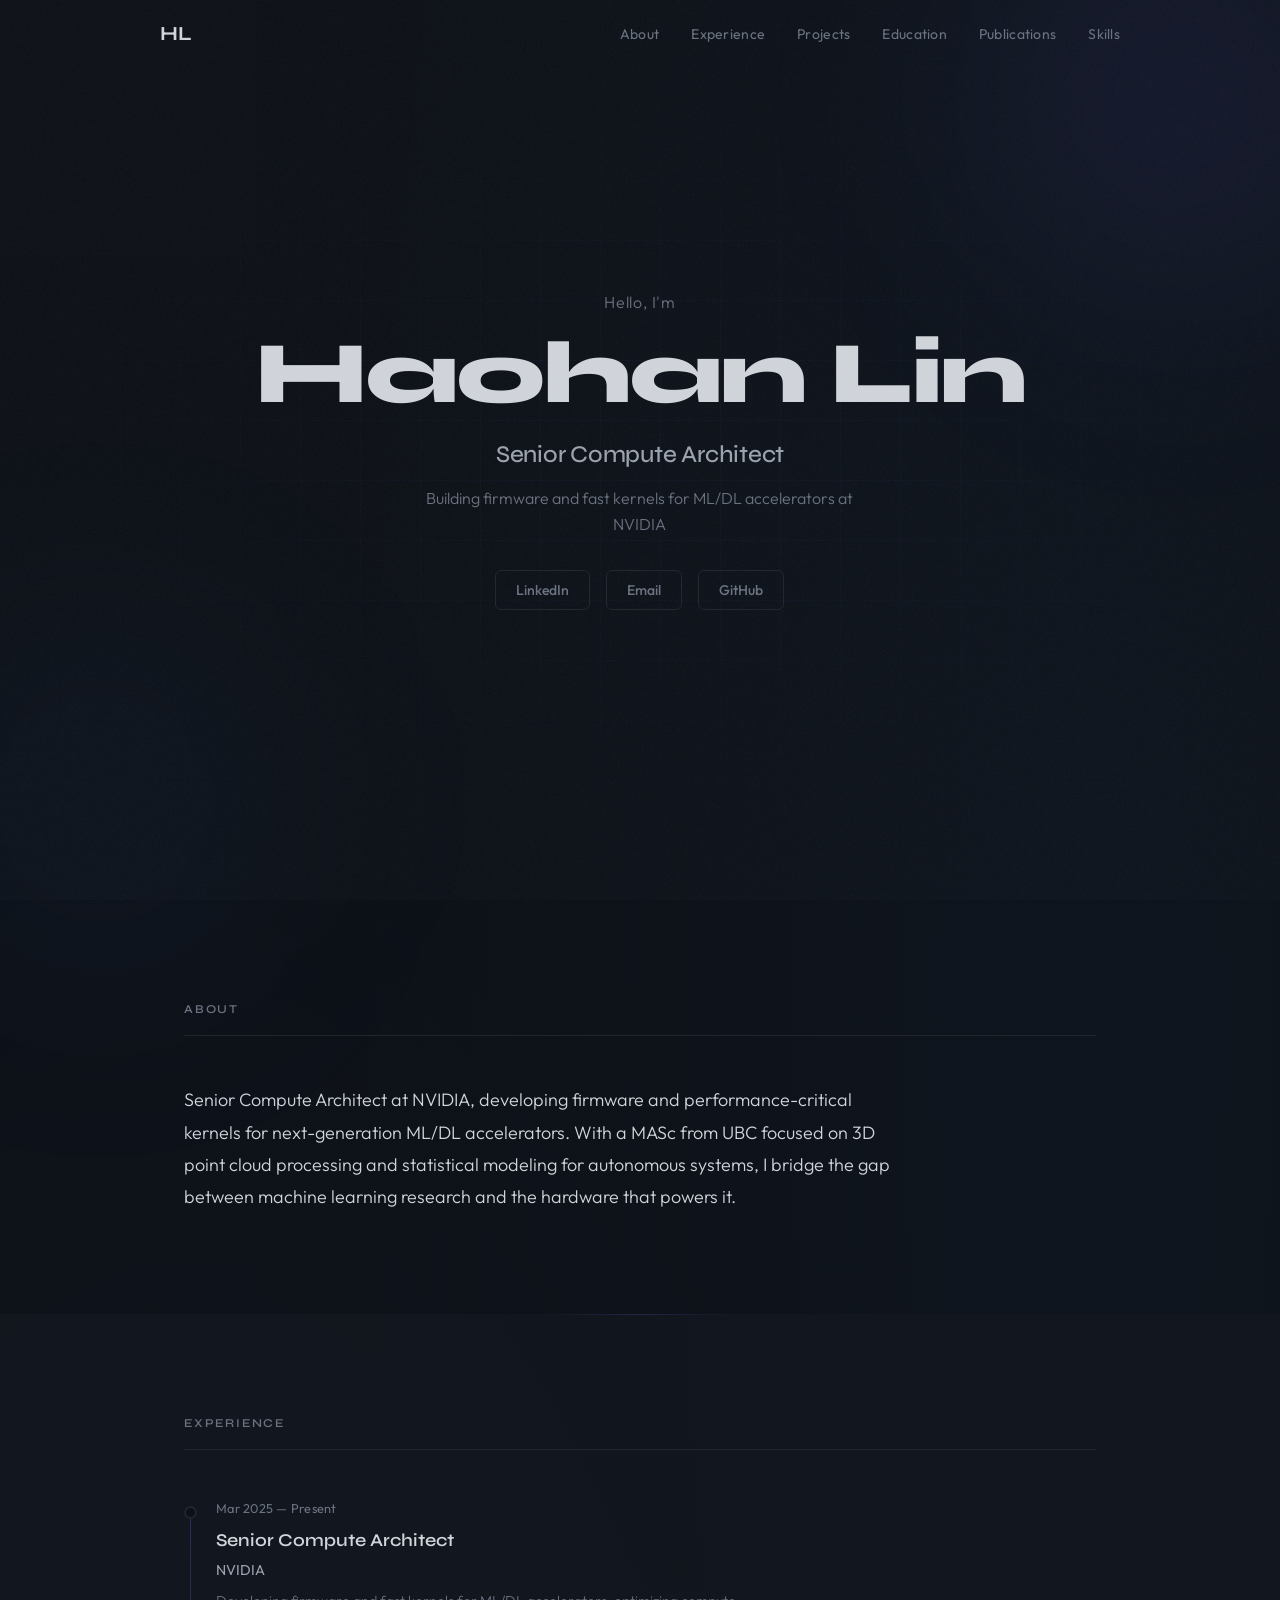
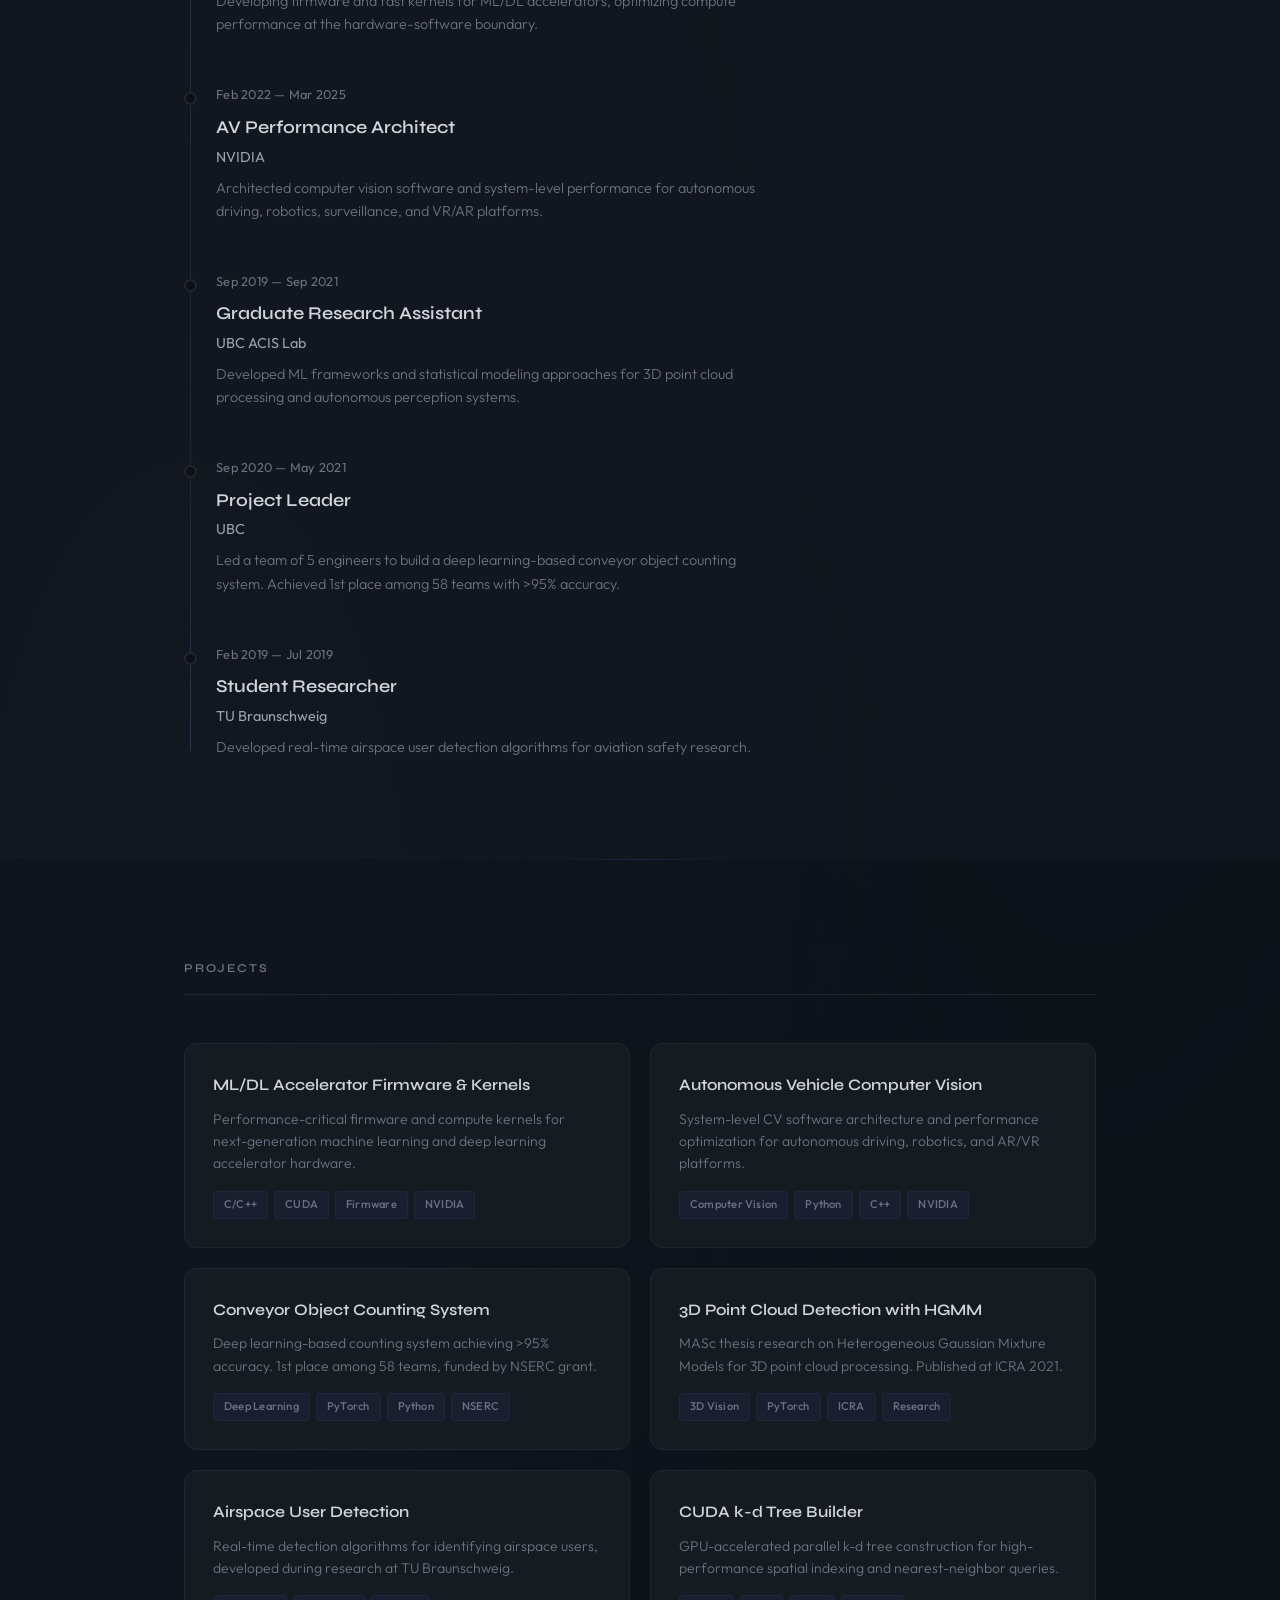
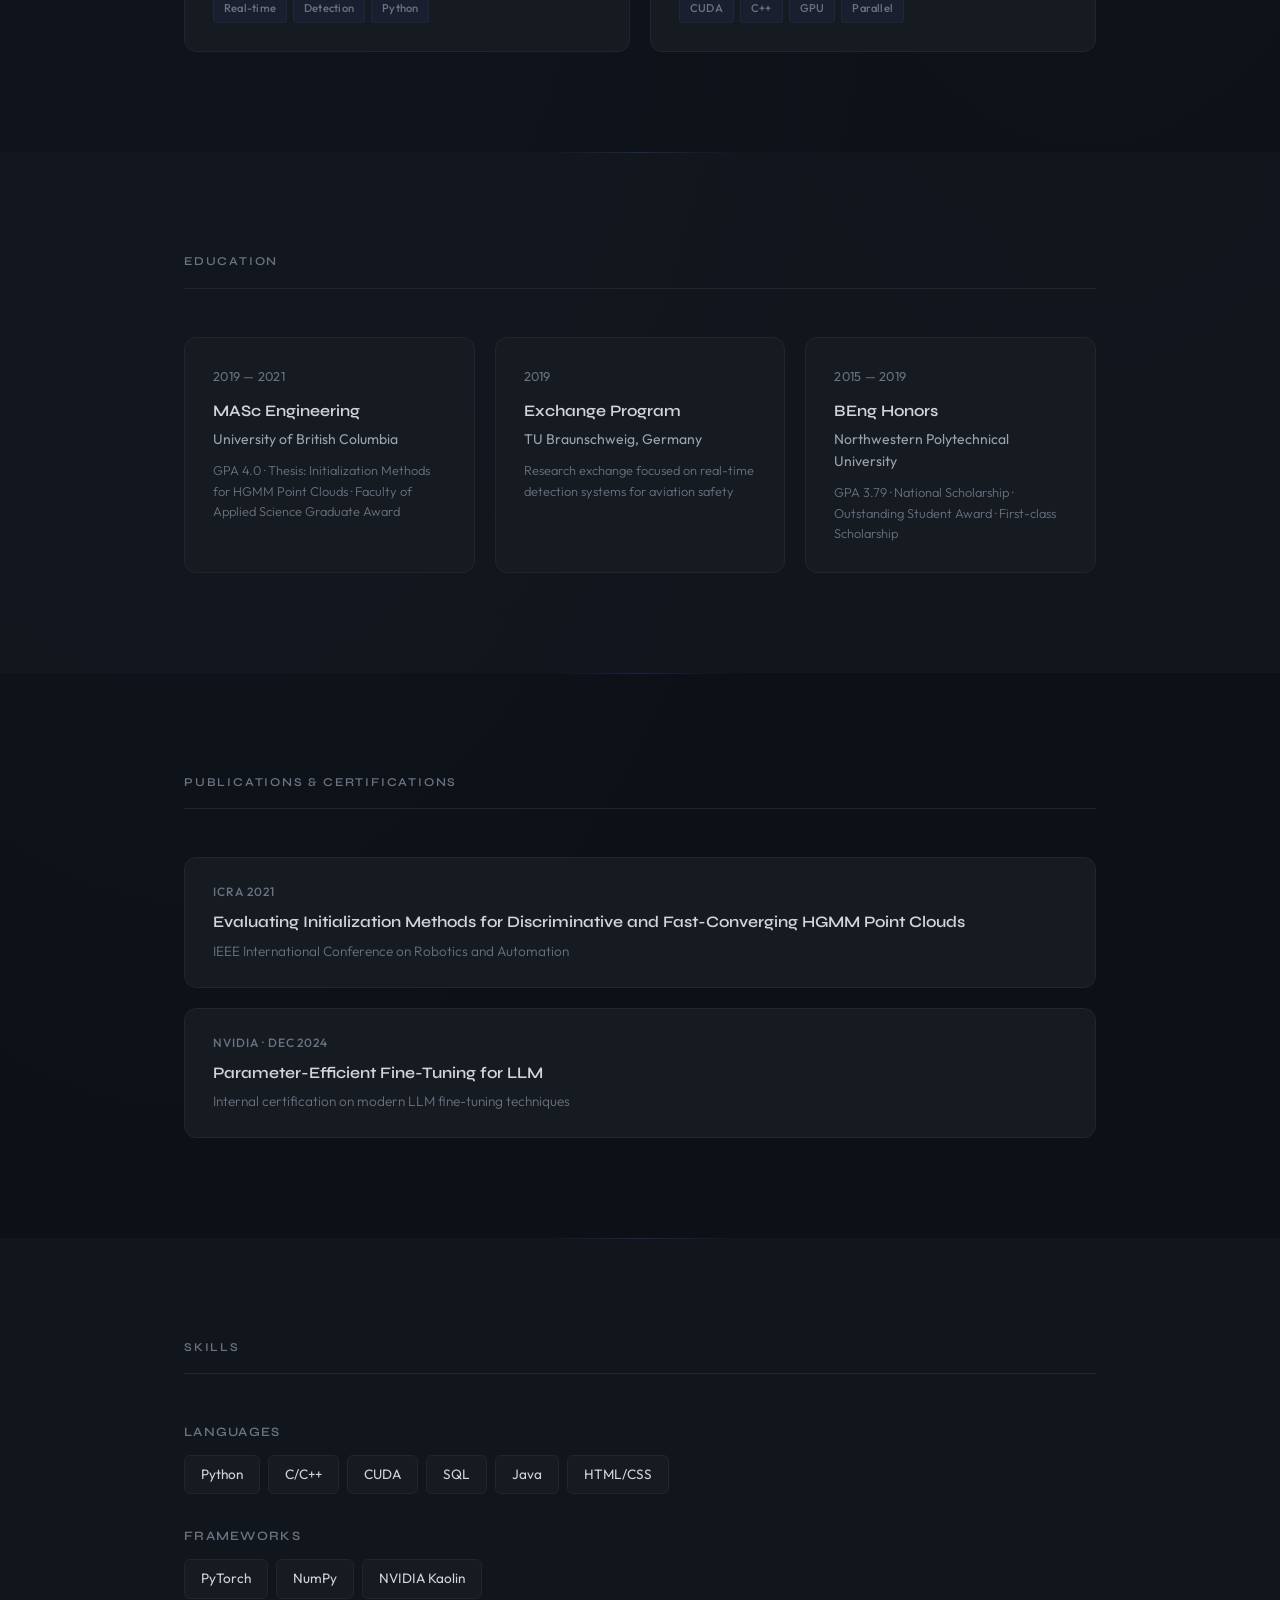
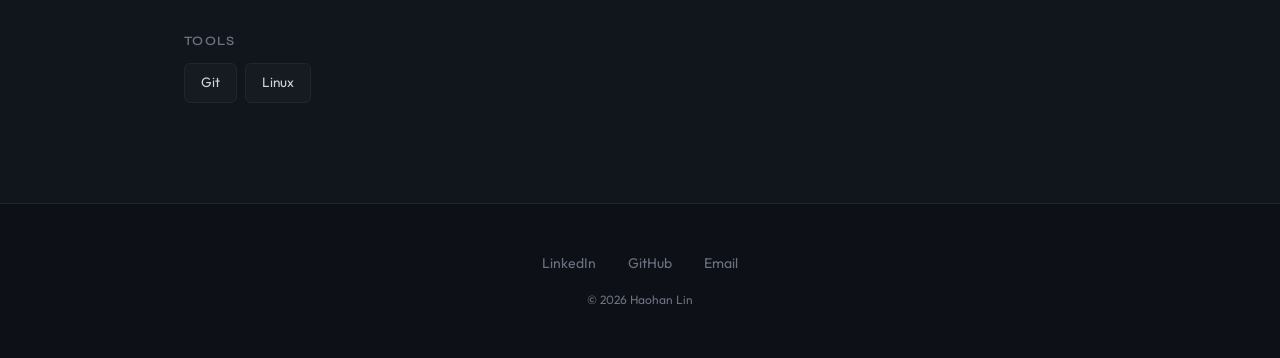
<file: index.html>
<!DOCTYPE html>
<html lang="en">
<head>
    <meta charset="UTF-8">
    <meta name="viewport" content="width=device-width, initial-scale=1.0">
    <title>Haohan Lin — Senior Compute Architect</title>
    <meta name="description" content="Portfolio of Haohan Lin, Senior Compute Architect at NVIDIA specializing in ML/DL accelerator firmware and fast kernels.">
    <meta property="og:title" content="Haohan Lin — Senior Compute Architect">
    <meta property="og:description" content="Senior Compute Architect at NVIDIA. ML/DL accelerators, computer vision, autonomous systems.">
    <meta property="og:type" content="website">
    <meta property="og:url" content="https://haohlin.github.io">
    <link rel="preconnect" href="https://fonts.googleapis.com">
    <link rel="preconnect" href="https://fonts.gstatic.com" crossorigin>
    <link href="https://fonts.googleapis.com/css2?family=Syne:wght@400;500;600;700;800&family=Outfit:wght@300;400;500;600&display=swap" rel="stylesheet">
    <link rel="stylesheet" href="style.css">
</head>
<body>
    <div class="orb orb-1"></div>
    <div class="orb orb-2"></div>
    <div class="scroll-progress" id="scroll-progress"></div>

    <nav class="nav" id="nav">
        <div class="nav-inner">
            <a href="#" class="nav-logo">HL</a>
            <button class="nav-toggle" id="nav-toggle" aria-label="Toggle menu">
                <span></span>
                <span></span>
                <span></span>
            </button>
            <ul class="nav-links" id="nav-links">
                <li><a href="#about">About</a></li>
                <li><a href="#experience">Experience</a></li>
                <li><a href="#projects">Projects</a></li>
                <li><a href="#education">Education</a></li>
                <li><a href="#publications">Publications</a></li>
                <li><a href="#skills">Skills</a></li>
            </ul>
        </div>
    </nav>

    <section class="hero" id="hero">
        <div class="hero-grid"></div>
        <div class="hero-content">
            <p class="hero-greeting reveal">Hello, I'm</p>
            <h1 class="hero-name reveal">Haohan Lin</h1>
            <p class="hero-title reveal">Senior Compute Architect</p>
            <p class="hero-tagline reveal">Building firmware and fast kernels for ML/DL accelerators at NVIDIA</p>
            <div class="hero-links reveal">
                <a href="https://www.linkedin.com/in/haohanlin/" target="_blank" rel="noopener" class="hero-link">LinkedIn</a>
                <a href="mailto:haohan.lin@outlook.com" class="hero-link">Email</a>
                <a href="https://github.com/haohlin" target="_blank" rel="noopener" class="hero-link">GitHub</a>
            </div>
        </div>
    </section>

    <main>
        <section class="section" id="about">
            <div class="container">
                <h2 class="section-label reveal">About</h2>
                <p class="about-text reveal">
                    Senior Compute Architect at NVIDIA, developing firmware and performance-critical kernels for next-generation ML/DL accelerators. With a MASc from UBC focused on 3D point cloud processing and statistical modeling for autonomous systems, I bridge the gap between machine learning research and the hardware that powers it.
                </p>
            </div>
        </section>

        <section class="section" id="experience">
            <div class="container">
                <h2 class="section-label reveal">Experience</h2>
                <div class="timeline">
                    <div class="timeline-item reveal">
                        <div class="timeline-dot"></div>
                        <div class="timeline-content">
                            <span class="timeline-date">Mar 2025 — Present</span>
                            <h3 class="timeline-role">Senior Compute Architect</h3>
                            <p class="timeline-company">NVIDIA</p>
                            <p class="timeline-desc">Developing firmware and fast kernels for ML/DL accelerators, optimizing compute performance at the hardware-software boundary.</p>
                        </div>
                    </div>
                    <div class="timeline-item reveal">
                        <div class="timeline-dot"></div>
                        <div class="timeline-content">
                            <span class="timeline-date">Feb 2022 — Mar 2025</span>
                            <h3 class="timeline-role">AV Performance Architect</h3>
                            <p class="timeline-company">NVIDIA</p>
                            <p class="timeline-desc">Architected computer vision software and system-level performance for autonomous driving, robotics, surveillance, and VR/AR platforms.</p>
                        </div>
                    </div>
                    <div class="timeline-item reveal">
                        <div class="timeline-dot"></div>
                        <div class="timeline-content">
                            <span class="timeline-date">Sep 2019 — Sep 2021</span>
                            <h3 class="timeline-role">Graduate Research Assistant</h3>
                            <p class="timeline-company">UBC ACIS Lab</p>
                            <p class="timeline-desc">Developed ML frameworks and statistical modeling approaches for 3D point cloud processing and autonomous perception systems.</p>
                        </div>
                    </div>
                    <div class="timeline-item reveal">
                        <div class="timeline-dot"></div>
                        <div class="timeline-content">
                            <span class="timeline-date">Sep 2020 — May 2021</span>
                            <h3 class="timeline-role">Project Leader</h3>
                            <p class="timeline-company">UBC</p>
                            <p class="timeline-desc">Led a team of 5 engineers to build a deep learning-based conveyor object counting system. Achieved 1st place among 58 teams with &gt;95% accuracy.</p>
                        </div>
                    </div>
                    <div class="timeline-item reveal">
                        <div class="timeline-dot"></div>
                        <div class="timeline-content">
                            <span class="timeline-date">Feb 2019 — Jul 2019</span>
                            <h3 class="timeline-role">Student Researcher</h3>
                            <p class="timeline-company">TU Braunschweig</p>
                            <p class="timeline-desc">Developed real-time airspace user detection algorithms for aviation safety research.</p>
                        </div>
                    </div>
                </div>
            </div>
        </section>

        <section class="section" id="projects">
            <div class="container">
                <h2 class="section-label reveal">Projects</h2>
                <div class="card-grid">
                    <article class="card reveal">
                        <h3 class="card-title">ML/DL Accelerator Firmware &amp; Kernels</h3>
                        <p class="card-desc">Performance-critical firmware and compute kernels for next-generation machine learning and deep learning accelerator hardware.</p>
                        <div class="card-tags">
                            <span class="tag">C/C++</span>
                            <span class="tag">CUDA</span>
                            <span class="tag">Firmware</span>
                            <span class="tag">NVIDIA</span>
                        </div>
                    </article>
                    <article class="card reveal">
                        <h3 class="card-title">Autonomous Vehicle Computer Vision</h3>
                        <p class="card-desc">System-level CV software architecture and performance optimization for autonomous driving, robotics, and AR/VR platforms.</p>
                        <div class="card-tags">
                            <span class="tag">Computer Vision</span>
                            <span class="tag">Python</span>
                            <span class="tag">C++</span>
                            <span class="tag">NVIDIA</span>
                        </div>
                    </article>
                    <article class="card reveal">
                        <h3 class="card-title">Conveyor Object Counting System</h3>
                        <p class="card-desc">Deep learning-based counting system achieving &gt;95% accuracy. 1st place among 58 teams, funded by NSERC grant.</p>
                        <div class="card-tags">
                            <span class="tag">Deep Learning</span>
                            <span class="tag">PyTorch</span>
                            <span class="tag">Python</span>
                            <span class="tag">NSERC</span>
                        </div>
                    </article>
                    <article class="card reveal">
                        <h3 class="card-title">3D Point Cloud Detection with HGMM</h3>
                        <p class="card-desc">MASc thesis research on Heterogeneous Gaussian Mixture Models for 3D point cloud processing. Published at ICRA 2021.</p>
                        <div class="card-tags">
                            <span class="tag">3D Vision</span>
                            <span class="tag">PyTorch</span>
                            <span class="tag">ICRA</span>
                            <span class="tag">Research</span>
                        </div>
                    </article>
                    <article class="card reveal">
                        <h3 class="card-title">Airspace User Detection</h3>
                        <p class="card-desc">Real-time detection algorithms for identifying airspace users, developed during research at TU Braunschweig.</p>
                        <div class="card-tags">
                            <span class="tag">Real-time</span>
                            <span class="tag">Detection</span>
                            <span class="tag">Python</span>
                        </div>
                    </article>
                    <article class="card reveal">
                        <h3 class="card-title">CUDA k-d Tree Builder</h3>
                        <p class="card-desc">GPU-accelerated parallel k-d tree construction for high-performance spatial indexing and nearest-neighbor queries.</p>
                        <div class="card-tags">
                            <span class="tag">CUDA</span>
                            <span class="tag">C++</span>
                            <span class="tag">GPU</span>
                            <span class="tag">Parallel</span>
                        </div>
                    </article>
                </div>
            </div>
        </section>

        <section class="section" id="education">
            <div class="container">
                <h2 class="section-label reveal">Education</h2>
                <div class="edu-grid">
                    <article class="edu-card reveal">
                        <span class="edu-years">2019 — 2021</span>
                        <h3 class="edu-degree">MASc Engineering</h3>
                        <p class="edu-school">University of British Columbia</p>
                        <p class="edu-details">GPA 4.0 · Thesis: Initialization Methods for HGMM Point Clouds · Faculty of Applied Science Graduate Award</p>
                    </article>
                    <article class="edu-card reveal">
                        <span class="edu-years">2019</span>
                        <h3 class="edu-degree">Exchange Program</h3>
                        <p class="edu-school">TU Braunschweig, Germany</p>
                        <p class="edu-details">Research exchange focused on real-time detection systems for aviation safety</p>
                    </article>
                    <article class="edu-card reveal">
                        <span class="edu-years">2015 — 2019</span>
                        <h3 class="edu-degree">BEng Honors</h3>
                        <p class="edu-school">Northwestern Polytechnical University</p>
                        <p class="edu-details">GPA 3.79 · National Scholarship · Outstanding Student Award · First-class Scholarship</p>
                    </article>
                </div>
            </div>
        </section>

        <section class="section" id="publications">
            <div class="container">
                <h2 class="section-label reveal">Publications &amp; Certifications</h2>
                <div class="pub-list">
                    <article class="pub-item reveal">
                        <span class="pub-venue">ICRA 2021</span>
                        <h3 class="pub-title">Evaluating Initialization Methods for Discriminative and Fast-Converging HGMM Point Clouds</h3>
                        <p class="pub-authors">IEEE International Conference on Robotics and Automation</p>
                    </article>
                    <article class="pub-item reveal">
                        <span class="pub-venue">NVIDIA · Dec 2024</span>
                        <h3 class="pub-title">Parameter-Efficient Fine-Tuning for LLM</h3>
                        <p class="pub-authors">Internal certification on modern LLM fine-tuning techniques</p>
                    </article>
                </div>
            </div>
        </section>

        <section class="section" id="skills">
            <div class="container">
                <h2 class="section-label reveal">Skills</h2>
                <div class="skills-group reveal">
                    <h3 class="skills-category">Languages</h3>
                    <div class="skills-chips">
                        <span class="chip">Python</span>
                        <span class="chip">C/C++</span>
                        <span class="chip">CUDA</span>
                        <span class="chip">SQL</span>
                        <span class="chip">Java</span>
                        <span class="chip">HTML/CSS</span>
                    </div>
                </div>
                <div class="skills-group reveal">
                    <h3 class="skills-category">Frameworks</h3>
                    <div class="skills-chips">
                        <span class="chip">PyTorch</span>
                        <span class="chip">NumPy</span>
                        <span class="chip">NVIDIA Kaolin</span>
                    </div>
                </div>
                <div class="skills-group reveal">
                    <h3 class="skills-category">Tools</h3>
                    <div class="skills-chips">
                        <span class="chip">Git</span>
                        <span class="chip">Linux</span>
                    </div>
                </div>
            </div>
        </section>
    </main>

    <footer class="footer">
        <div class="container">
            <div class="footer-links">
                <a href="https://www.linkedin.com/in/haohanlin/" target="_blank" rel="noopener">LinkedIn</a>
                <a href="https://github.com/haohlin" target="_blank" rel="noopener">GitHub</a>
                <a href="mailto:haohan.lin@outlook.com">Email</a>
            </div>
            <p class="footer-copy">&copy; 2026 Haohan Lin</p>
        </div>
    </footer>

    <script src="script.js"></script>
</body>
</html>
</file>
<file: style.css>
/* ============================================
   Haohan Lin — Portfolio
   Dark navy-gray with ambient visual effects
   ============================================ */

*, *::before, *::after {
    margin: 0;
    padding: 0;
    box-sizing: border-box;
}

:root {
    --bg: #0d1117;
    --surface: #161b22;
    --border: #21262d;
    --text: #d1d5db;
    --text-muted: #6b7280;
    --accent: #9ca3af;
    --glow-color: rgba(99, 102, 241, 0.08);
    --font-display: 'Syne', sans-serif;
    --font-body: 'Outfit', sans-serif;
}

html {
    scroll-behavior: smooth;
    scroll-padding-top: 80px;
}

body {
    font-family: var(--font-body);
    background-color: var(--bg);
    background-image:
        radial-gradient(ellipse at 15% 50%, rgba(99, 102, 241, 0.04) 0%, transparent 50%),
        radial-gradient(ellipse at 85% 20%, rgba(59, 130, 246, 0.03) 0%, transparent 50%);
    color: var(--text);
    line-height: 1.6;
    -webkit-font-smoothing: antialiased;
    -moz-osx-font-smoothing: grayscale;
    position: relative;
    overflow-x: hidden;
}

/* --- Grain overlay --- */

body::before {
    content: "";
    position: fixed;
    inset: 0;
    background-image: url("data:image/svg+xml,%3Csvg xmlns='http://www.w3.org/2000/svg' viewBox='0 0 600 600'%3E%3Cfilter id='a'%3E%3CfeTurbulence type='fractalNoise' baseFrequency='.65' numOctaves='3' stitchTiles='stitch'/%3E%3C/filter%3E%3Crect width='100%25' height='100%25' filter='url(%23a)'/%3E%3C/svg%3E");
    background-repeat: repeat;
    background-size: 182px;
    opacity: 0.04;
    pointer-events: none;
    z-index: 9999;
    will-change: transform;
    transform: translateZ(0);
}

a {
    color: var(--accent);
    text-decoration: none;
    transition: color 0.2s;
}

a:hover {
    color: var(--text);
}

.container {
    max-width: 960px;
    margin: 0 auto;
    padding: 0 24px;
}

/* --- Ambient Orbs --- */

.orb {
    position: fixed;
    border-radius: 50%;
    pointer-events: none;
    z-index: -1;
    will-change: transform;
    transform: translateZ(0);
}

.orb-1 {
    width: 600px;
    height: 600px;
    background: radial-gradient(circle, rgba(99, 102, 241, 0.12), transparent 70%);
    top: -200px;
    right: -200px;
    filter: blur(100px);
    animation: float1 25s ease-in-out infinite;
}

.orb-2 {
    width: 500px;
    height: 500px;
    background: radial-gradient(circle, rgba(59, 130, 246, 0.08), transparent 70%);
    bottom: -150px;
    left: -150px;
    filter: blur(120px);
    animation: float2 30s ease-in-out infinite;
}

@keyframes float1 {
    0%, 100% { transform: translate(0, 0) scale(1) translateZ(0); }
    33% { transform: translate(30px, -50px) scale(1.05) translateZ(0); }
    66% { transform: translate(-20px, 30px) scale(0.95) translateZ(0); }
}

@keyframes float2 {
    0%, 100% { transform: translate(0, 0) translateZ(0); }
    50% { transform: translate(40px, -30px) translateZ(0); }
}

/* --- Scroll Progress Bar --- */

.scroll-progress {
    position: fixed;
    top: 0;
    left: 0;
    height: 2px;
    width: 0%;
    background: linear-gradient(90deg, #6366f1, #3b82f6, #6366f1);
    z-index: 101;
    will-change: width;
}

/* --- Navigation --- */

.nav {
    position: fixed;
    top: 2px;
    left: 0;
    right: 0;
    z-index: 100;
    padding: 0 24px;
    transition: background 0.3s, backdrop-filter 0.3s, border-color 0.3s;
    border-bottom: 1px solid transparent;
}

.nav.scrolled {
    background: rgba(13, 17, 23, 0.85);
    backdrop-filter: blur(12px);
    -webkit-backdrop-filter: blur(12px);
    border-bottom-color: var(--border);
}

.nav-inner {
    max-width: 960px;
    margin: 0 auto;
    display: flex;
    align-items: center;
    justify-content: space-between;
    height: 64px;
}

.nav-logo {
    font-family: var(--font-display);
    font-weight: 700;
    font-size: 1.25rem;
    color: var(--text);
    letter-spacing: -0.02em;
}

.nav-logo:hover {
    color: var(--text);
}

.nav-toggle {
    display: none;
    flex-direction: column;
    gap: 5px;
    background: none;
    border: none;
    cursor: pointer;
    padding: 4px;
    -webkit-tap-highlight-color: transparent;
}

.nav-toggle span {
    display: block;
    width: 24px;
    height: 2px;
    background: var(--text);
    border-radius: 1px;
    transition: transform 0.3s, opacity 0.3s;
}

.nav-toggle.active span:nth-child(1) {
    transform: translateY(7px) rotate(45deg);
}

.nav-toggle.active span:nth-child(2) {
    opacity: 0;
}

.nav-toggle.active span:nth-child(3) {
    transform: translateY(-7px) rotate(-45deg);
}

.nav-links {
    display: flex;
    list-style: none;
    gap: 32px;
}

.nav-links a {
    font-size: 0.875rem;
    font-weight: 400;
    color: var(--text-muted);
    letter-spacing: 0.02em;
    transition: color 0.2s;
}

.nav-links a:hover {
    color: var(--text);
}

/* --- Hero --- */

.hero {
    position: relative;
    min-height: 100vh;
    display: flex;
    align-items: center;
    justify-content: center;
    overflow: hidden;
}

.hero-grid {
    position: absolute;
    inset: 0;
    background-image:
        linear-gradient(rgba(99, 102, 241, 0.04) 1px, transparent 1px),
        linear-gradient(90deg, rgba(99, 102, 241, 0.04) 1px, transparent 1px);
    background-size: 60px 60px;
    mask-image: radial-gradient(ellipse 60% 50% at 50% 50%, black 20%, transparent 100%);
    -webkit-mask-image: radial-gradient(ellipse 60% 50% at 50% 50%, black 20%, transparent 100%);
}

.hero-content {
    position: relative;
    text-align: center;
    padding: 0 24px;
}

.hero-greeting {
    font-family: var(--font-body);
    font-size: 1rem;
    font-weight: 300;
    color: var(--text-muted);
    margin-bottom: 12px;
    letter-spacing: 0.05em;
}

.hero-name {
    font-family: var(--font-display);
    font-size: clamp(3rem, 8vw, 5.5rem);
    font-weight: 800;
    color: var(--text);
    line-height: 1.05;
    letter-spacing: -0.03em;
    margin-bottom: 16px;
}

.hero-title {
    font-family: var(--font-display);
    font-size: clamp(1.1rem, 2.5vw, 1.5rem);
    font-weight: 500;
    color: var(--accent);
    margin-bottom: 12px;
    letter-spacing: -0.01em;
}

.hero-tagline {
    font-size: 1rem;
    font-weight: 300;
    color: var(--text-muted);
    max-width: 480px;
    margin: 0 auto 32px;
    line-height: 1.6;
}

.hero-links {
    display: flex;
    gap: 16px;
    justify-content: center;
}

.hero-link {
    font-size: 0.875rem;
    font-weight: 500;
    color: var(--text-muted);
    padding: 8px 20px;
    border: 1px solid var(--border);
    border-radius: 6px;
    transition: color 0.2s, border-color 0.3s, background 0.2s, box-shadow 0.3s;
    -webkit-tap-highlight-color: transparent;
}

.hero-link:hover {
    color: var(--text);
    border-color: rgba(99, 102, 241, 0.4);
    background: rgba(99, 102, 241, 0.05);
    box-shadow: 0 0 20px rgba(99, 102, 241, 0.08);
}

/* --- Sections --- */

.section {
    padding: 100px 0;
    position: relative;
}

/* Alternating section backgrounds */
main > .section:nth-child(even) {
    background: rgba(22, 27, 34, 0.5);
}

/* Subtle divider between sections */
main > .section + .section::before {
    content: '';
    position: absolute;
    top: 0;
    left: 50%;
    transform: translateX(-50%);
    width: 200px;
    height: 1px;
    background: linear-gradient(90deg, transparent, rgba(99, 102, 241, 0.2), transparent);
}

.section-label {
    font-family: var(--font-display);
    font-size: 0.75rem;
    font-weight: 600;
    text-transform: uppercase;
    letter-spacing: 0.15em;
    color: var(--text-muted);
    margin-bottom: 48px;
    padding-bottom: 16px;
    border-bottom: 1px solid var(--border);
}

/* --- About --- */

.about-text {
    font-size: 1.125rem;
    font-weight: 300;
    line-height: 1.8;
    color: var(--text);
    max-width: 720px;
}

/* --- Timeline (Experience) --- */

.timeline {
    position: relative;
    padding-left: 32px;
}

.timeline::before {
    content: '';
    position: absolute;
    left: 6px;
    top: 8px;
    bottom: 8px;
    width: 1px;
    background: linear-gradient(to bottom, rgba(99, 102, 241, 0.3), var(--border), var(--border), rgba(99, 102, 241, 0.3));
}

.timeline-item {
    position: relative;
    padding-bottom: 48px;
}

.timeline-item:last-child {
    padding-bottom: 0;
}

.timeline-dot {
    position: absolute;
    left: -32px;
    top: 8px;
    width: 13px;
    height: 13px;
    border-radius: 50%;
    border: 2px solid var(--border);
    background: var(--bg);
    transition: border-color 0.3s, box-shadow 0.3s;
}

.timeline-item:hover .timeline-dot,
.timeline-item.touch-active .timeline-dot {
    border-color: rgba(99, 102, 241, 0.6);
    box-shadow: 0 0 12px rgba(99, 102, 241, 0.2);
}

.timeline-date {
    font-size: 0.8rem;
    font-weight: 400;
    color: var(--text-muted);
    letter-spacing: 0.02em;
    display: block;
    margin-bottom: 8px;
}

.timeline-role {
    font-family: var(--font-display);
    font-size: 1.125rem;
    font-weight: 600;
    color: var(--text);
    margin-bottom: 4px;
}

.timeline-company {
    font-size: 0.9rem;
    color: var(--accent);
    margin-bottom: 8px;
}

.timeline-desc {
    font-size: 0.9rem;
    font-weight: 300;
    color: var(--text-muted);
    line-height: 1.6;
    max-width: 560px;
}

/* --- Card Grid (Projects) --- */

.card-grid {
    display: grid;
    grid-template-columns: repeat(2, 1fr);
    gap: 20px;
}

/* Shared glow-card treatment */
.card,
.edu-card,
.pub-item {
    position: relative;
    overflow: hidden;
    background: var(--surface);
    border: 1px solid var(--border);
    border-radius: 12px;
    transition: border-color 0.3s, transform 0.3s, box-shadow 0.3s;
    -webkit-tap-highlight-color: transparent;
}

/* Cursor / touch glow pseudo-element */
.card::before,
.edu-card::before,
.pub-item::before {
    content: '';
    position: absolute;
    inset: 0;
    border-radius: inherit;
    opacity: 0;
    background: radial-gradient(
        500px circle at var(--mouse-x, 50%) var(--mouse-y, 50%),
        var(--glow-color),
        transparent 40%
    );
    transition: opacity 0.4s;
    pointer-events: none;
    z-index: 0;
}

/* Desktop hover */
.card:hover::before,
.edu-card:hover::before,
.pub-item:hover::before {
    opacity: 1;
}

/* Touch active glow */
.card.touch-active::before,
.edu-card.touch-active::before,
.pub-item.touch-active::before {
    opacity: 1;
}

.card:hover,
.edu-card:hover,
.pub-item:hover,
.card.touch-active,
.edu-card.touch-active,
.pub-item.touch-active {
    border-color: rgba(99, 102, 241, 0.25);
    box-shadow: 0 4px 24px rgba(0, 0, 0, 0.2);
}

.card > *,
.edu-card > *,
.pub-item > * {
    position: relative;
    z-index: 1;
}

.card {
    padding: 28px;
}

.card:hover,
.card.touch-active {
    transform: translateY(-3px);
}

.card-title {
    font-family: var(--font-display);
    font-size: 1rem;
    font-weight: 600;
    color: var(--text);
    margin-bottom: 10px;
}

.card-desc {
    font-size: 0.875rem;
    font-weight: 300;
    color: var(--text-muted);
    line-height: 1.6;
    margin-bottom: 16px;
}

.card-tags {
    display: flex;
    flex-wrap: wrap;
    gap: 6px;
}

.tag {
    font-size: 0.7rem;
    font-weight: 500;
    color: var(--text-muted);
    background: rgba(99, 102, 241, 0.06);
    padding: 4px 10px;
    border-radius: 4px;
    letter-spacing: 0.02em;
    border: 1px solid rgba(99, 102, 241, 0.08);
}

/* --- Education --- */

.edu-grid {
    display: grid;
    grid-template-columns: repeat(3, 1fr);
    gap: 20px;
}

.edu-card {
    padding: 28px;
}

.edu-years {
    font-size: 0.8rem;
    color: var(--text-muted);
    display: block;
    margin-bottom: 12px;
    letter-spacing: 0.02em;
}

.edu-degree {
    font-family: var(--font-display);
    font-size: 1rem;
    font-weight: 600;
    color: var(--text);
    margin-bottom: 4px;
}

.edu-school {
    font-size: 0.875rem;
    color: var(--accent);
    margin-bottom: 10px;
}

.edu-details {
    font-size: 0.8rem;
    font-weight: 300;
    color: var(--text-muted);
    line-height: 1.6;
}

/* --- Publications --- */

.pub-list {
    display: flex;
    flex-direction: column;
    gap: 20px;
}

.pub-item {
    padding: 24px 28px;
}

.pub-venue {
    font-size: 0.75rem;
    font-weight: 500;
    color: var(--text-muted);
    text-transform: uppercase;
    letter-spacing: 0.08em;
    display: block;
    margin-bottom: 8px;
}

.pub-title {
    font-family: var(--font-display);
    font-size: 1rem;
    font-weight: 600;
    color: var(--text);
    margin-bottom: 6px;
}

.pub-authors {
    font-size: 0.85rem;
    font-weight: 300;
    color: var(--text-muted);
}

/* --- Skills --- */

.skills-group {
    margin-bottom: 32px;
}

.skills-group:last-child {
    margin-bottom: 0;
}

.skills-category {
    font-family: var(--font-display);
    font-size: 0.8rem;
    font-weight: 600;
    color: var(--text-muted);
    text-transform: uppercase;
    letter-spacing: 0.1em;
    margin-bottom: 12px;
}

.skills-chips {
    display: flex;
    flex-wrap: wrap;
    gap: 8px;
}

.chip {
    font-size: 0.85rem;
    font-weight: 400;
    color: var(--text);
    background: var(--surface);
    border: 1px solid var(--border);
    padding: 8px 16px;
    border-radius: 6px;
    transition: border-color 0.2s, background 0.2s, box-shadow 0.2s;
}

.chip:hover {
    border-color: rgba(99, 102, 241, 0.3);
    background: rgba(99, 102, 241, 0.05);
    box-shadow: 0 0 12px rgba(99, 102, 241, 0.06);
}

/* --- Footer --- */

.footer {
    padding: 48px 0;
    border-top: 1px solid var(--border);
}

.footer .container {
    text-align: center;
}

.footer-links {
    display: flex;
    justify-content: center;
    gap: 32px;
    margin-bottom: 16px;
}

.footer-links a {
    font-size: 0.875rem;
    color: var(--text-muted);
}

.footer-links a:hover {
    color: var(--text);
}

.footer-copy {
    font-size: 0.75rem;
    color: var(--text-muted);
}

/* --- Scroll Reveal --- */

.reveal {
    opacity: 0;
    transform: translateY(24px) scale(0.98);
    transition: opacity 0.7s ease, transform 0.7s ease;
}

.reveal.visible {
    opacity: 1;
    transform: translateY(0) scale(1);
}

/* --- Responsive: Tablet --- */

@media (max-width: 1024px) {
    .edu-grid {
        grid-template-columns: repeat(2, 1fr);
    }
}

/* --- Responsive: Mobile --- */

@media (max-width: 768px) {
    .nav-toggle {
        display: flex;
    }

    .nav-links {
        position: fixed;
        top: 66px;
        left: 0;
        right: 0;
        background: rgba(13, 17, 23, 0.95);
        backdrop-filter: blur(12px);
        -webkit-backdrop-filter: blur(12px);
        flex-direction: column;
        align-items: center;
        gap: 0;
        padding: 16px 0;
        border-bottom: 1px solid var(--border);
        transform: translateY(-100%);
        opacity: 0;
        pointer-events: none;
        transition: transform 0.3s, opacity 0.3s;
    }

    .nav-links.open {
        transform: translateY(0);
        opacity: 1;
        pointer-events: all;
    }

    .nav-links li {
        width: 100%;
        text-align: center;
    }

    .nav-links a {
        display: block;
        padding: 12px 24px;
        font-size: 1rem;
    }

    .section {
        padding: 64px 0;
    }

    .section-label {
        margin-bottom: 32px;
    }

    .card-grid {
        grid-template-columns: 1fr;
    }

    .edu-grid {
        grid-template-columns: 1fr;
    }

    .hero-links {
        flex-direction: column;
        align-items: center;
        gap: 12px;
    }

    .hero-link {
        width: 160px;
        text-align: center;
    }

    .timeline {
        padding-left: 24px;
    }

    .timeline-dot {
        left: -24px;
    }

    /* Mobile performance: reduce grain */
    body::before {
        opacity: 0.03;
    }

    /* Mobile performance: smaller, lighter orbs */
    .orb-1 {
        width: 350px;
        height: 350px;
        filter: blur(80px);
        opacity: 0.7;
    }

    .orb-2 {
        width: 280px;
        height: 280px;
        filter: blur(80px);
        opacity: 0.7;
    }

    /* Larger touch target for mobile nav links */
    .nav-links a {
        padding: 14px 24px;
    }

    /* Mobile card glow: use smaller radius */
    .card::before,
    .edu-card::before,
    .pub-item::before {
        background: radial-gradient(
            300px circle at var(--mouse-x, 50%) var(--mouse-y, 50%),
            rgba(99, 102, 241, 0.1),
            transparent 40%
        );
    }
}

/* --- Reduced Motion --- */

@media (prefers-reduced-motion: reduce) {
    *,
    *::before,
    *::after {
        animation-duration: 0.01ms !important;
        animation-iteration-count: 1 !important;
        transition-duration: 0.2s !important;
    }

    html {
        scroll-behavior: auto;
    }

    .reveal {
        opacity: 1;
        transform: none;
        transition: none;
    }

    .orb {
        animation: none;
    }
}
</file>
